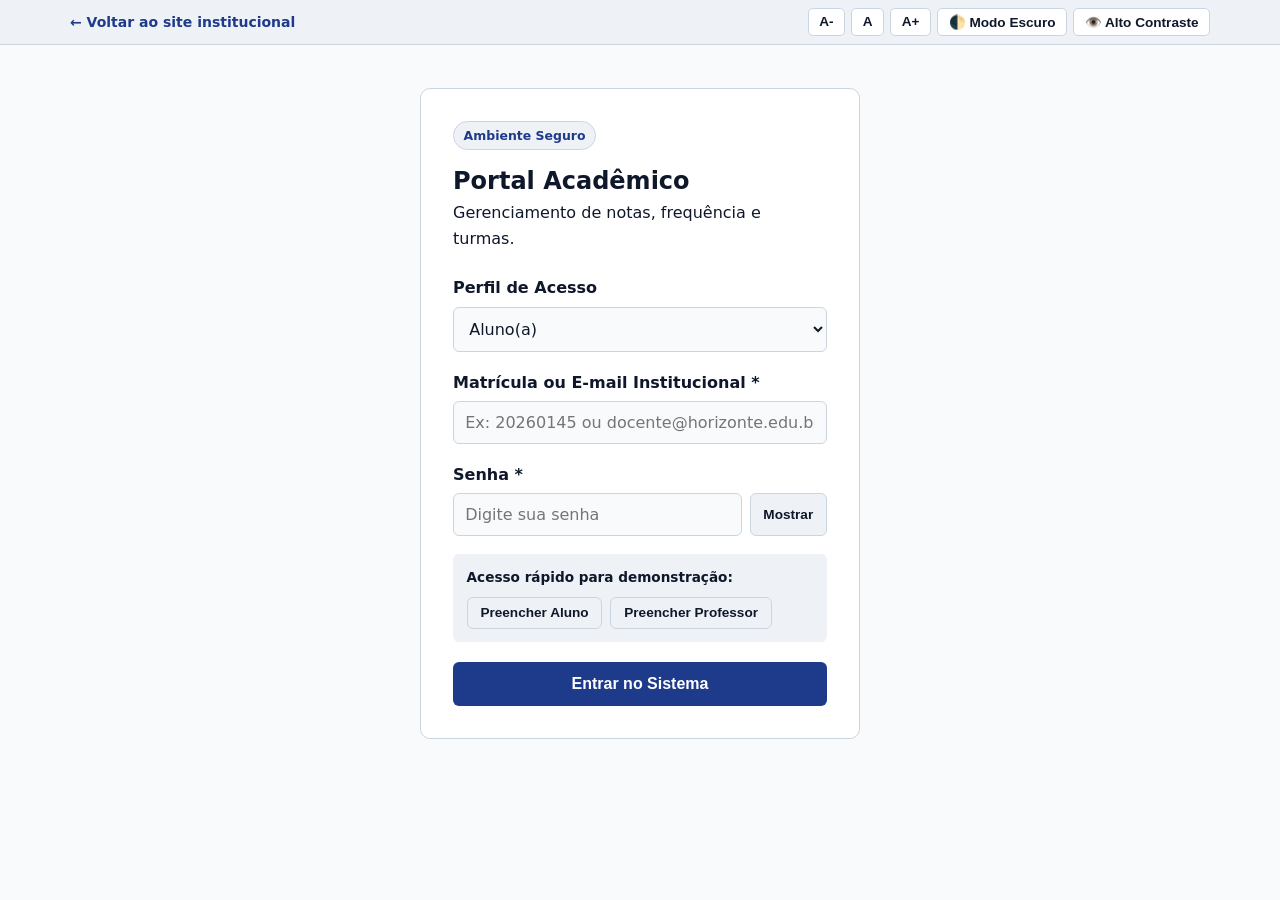
<file: login.html>
<!DOCTYPE html>
<html lang="pt-BR" data-theme="light">
<head>
  <meta charset="UTF-8">
  <meta name="viewport" content="width=device-width, initial-scale=1.0">
  <title>Login — Portal Acadêmico Colégio Horizonte</title>
  <link rel="stylesheet" href="style.css">
</head>
<body class="login-page">

  <div class="a11y-bar" role="region" aria-label="Ferramentas de acessibilidade">
    <div class="container a11y-controls">
      <a href="index.html" class="back-link">&larr; Voltar ao site institucional</a>
      <div class="a11y-buttons">
        <button type="button" id="btn-font-dec" aria-label="Diminuir fonte">A-</button>
        <button type="button" id="btn-font-reset" aria-label="Fonte padrão">A</button>
        <button type="button" id="btn-font-inc" aria-label="Aumentar fonte">A+</button>
        <button type="button" id="btn-theme-toggle" aria-label="Alternar tema">🌓 Modo Escuro</button>
        <button type="button" id="btn-contrast-toggle" aria-label="Alternar alto contraste">👁️ Alto Contraste</button>
      </div>
    </div>
  </div>

  <main class="login-wrapper">
    <section class="login-card" aria-labelledby="login-heading">
      <div class="login-header">
        <span class="badge">Ambiente Seguro</span>
        <h1 id="login-heading">Portal Acadêmico</h1>
        <p>Gerenciamento de notas, frequência e turmas.</p>
      </div>

      <form id="login-form" novalidate>
        <div class="form-group">
          <label for="perfil">Perfil de Acesso</label>
          <select id="perfil" name="perfil">
            <option value="aluno">Aluno(a)</option>
            <option value="professor">Professor(a)</option>
          </select>
        </div>

        <div class="form-group">
          <label for="matricula">Matrícula ou E-mail Institucional *</label>
          <input type="text" id="matricula" required placeholder="Ex: 20260145 ou docente@horizonte.edu.br">
        </div>

        <div class="form-group">
          <label for="senha">Senha *</label>
          <div class="password-wrapper">
            <input type="password" id="senha" required placeholder="Digite sua senha">
            <button type="button" id="toggle-password" class="btn-eye" aria-label="Mostrar ou ocultar senha">
              Mostrar
            </button>
          </div>
        </div>

        <div class="demo-credentials">
          <p><strong>Acesso rápido para demonstração:</strong></p>
          <div class="demo-btns">
            <button type="button" id="fill-aluno" class="btn-outline-sm">Preencher Aluno</button>
            <button type="button" id="fill-prof" class="btn-outline-sm">Preencher Professor</button>
          </div>
        </div>

        <button type="submit" class="btn-primary full-width">Entrar no Sistema</button>
        <div id="login-feedback" class="feedback-banner hidden" role="alert"></div>
      </form>
    </section>
  </main>

  <script src="script.js"></script>
</body>
</html>
</file>
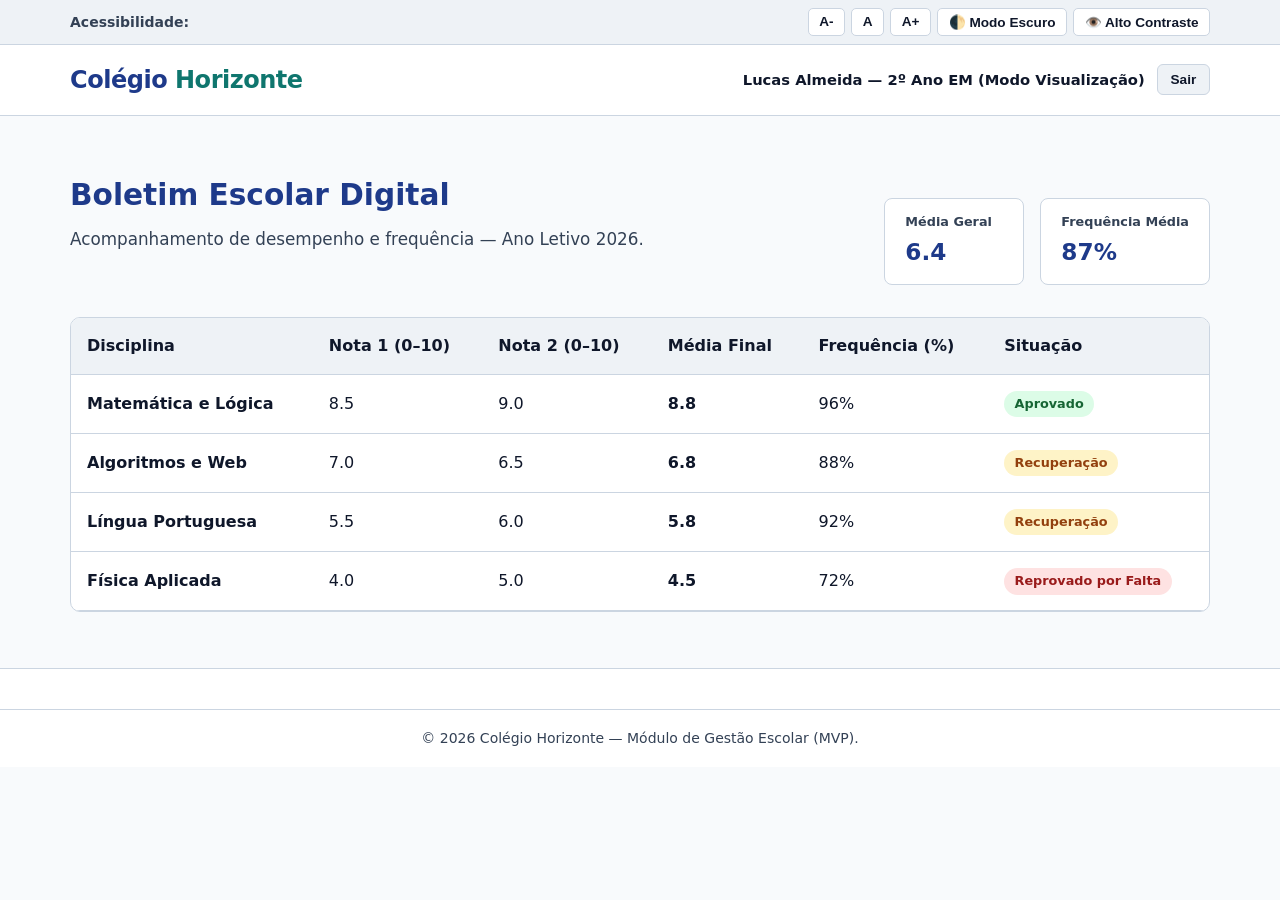
<file: portal.html>
<!DOCTYPE html>
<html lang="pt-BR" data-theme="light">
<head>
  <meta charset="UTF-8">
  <meta name="viewport" content="width=device-width, initial-scale=1.0">
  <title>Painel Acadêmico — Colégio Horizonte</title>
  <link rel="stylesheet" href="style.css">
</head>
<body>

  <!-- Barra de Acessibilidade -->
  <div class="a11y-bar" role="region" aria-label="Ferramentas de acessibilidade">
    <div class="container a11y-controls">
      <span class="a11y-label">Acessibilidade:</span>
      <div class="a11y-buttons">
        <button type="button" id="btn-font-dec" aria-label="Diminuir fonte">A-</button>
        <button type="button" id="btn-font-reset" aria-label="Fonte padrão">A</button>
        <button type="button" id="btn-font-inc" aria-label="Aumentar fonte">A+</button>
        <button type="button" id="btn-theme-toggle" aria-label="Alternar tema">🌓 Modo Escuro</button>
        <button type="button" id="btn-contrast-toggle" aria-label="Alternar alto contraste">👁️ Alto Contraste</button>
      </div>
    </div>
  </div>

  <!-- Cabeçalho do Sistema -->
  <header class="main-header">
    <div class="container header-content">
      <a href="index.html" class="logo">Colégio <span>Horizonte</span></a>
      <div class="user-session">
        <span id="user-greeting" class="user-badge">Carregando sessão...</span>
        <button type="button" id="btn-logout" class="btn-outline-sm">Sair</button>
      </div>
    </div>
  </header>

  <main class="section-padding">
    <div class="container">
      <div class="dashboard-header">
        <div>
          <h1 class="section-title" id="dashboard-title">Painel Acadêmico</h1>
          <p class="section-subtitle" id="dashboard-desc">Acompanhamento de desempenho e frequência — Ano Letivo 2026.</p>
        </div>
        <div class="kpi-row">
          <div class="kpi-card">
            <span class="kpi-label">Média Geral</span>
            <strong class="kpi-value" id="kpi-media">--</strong>
          </div>
          <div class="kpi-card">
            <span class="kpi-label">Frequência Média</span>
            <strong class="kpi-value" id="kpi-freq">--</strong>
          </div>
        </div>
      </div>

      <!-- Tabela Responsiva de Notas e Frequência -->
      <div class="table-container" role="region" aria-label="Tabela de notas e frequência" tabindex="0">
        <table class="academic-table">
          <thead>
            <tr>
              <th scope="col" id="col-entity">Disciplina / Estudante</th>
              <th scope="col">Nota 1 (0–10)</th>
              <th scope="col">Nota 2 (0–10)</th>
              <th scope="col">Média Final</th>
              <th scope="col">Frequência (%)</th>
              <th scope="col">Situação</th>
            </tr>
          </thead>
          <tbody id="grades-tbody">
            <!-- Preenchido dinamicamente via script.js conforme o perfil -->
          </tbody>
        </table>
      </div>

      <div id="prof-actions" class="prof-actions hidden">
        <button type="button" id="btn-save-grades" class="btn-primary">Salvar Alterações no Diário</button>
        <span id="save-status" class="feedback-inline" aria-live="polite"></span>
      </div>
    </div>
  </main>

  <footer class="main-footer">
    <div class="footer-bottom">
      <p>&copy; 2026 Colégio Horizonte — Módulo de Gestão Escolar (MVP).</p>
    </div>
  </footer>

  <script src="script.js"></script>
</body>
</html>
</file>
<file: style.css>
:root {
  --font-scale: 16px;
  --bg-page: #F8FAFC;
  --bg-alt: #EEF2F6;
  --bg-surface: #FFFFFF;
  --text-main: #0F172A;      
  --text-muted: #334155;    
  --primary: #1E3A8A;      
  --primary-hover: #172554;
  --primary-text: #FFFFFF;   
  --accent: #0F766E;        
  --border-color: #CBD5E1;
  --focus-ring: #2563EB;
  --success-bg: #DCFCE7;
  --success-text: #166534;
  --warn-bg: #FEF3C7;
  --warn-text: #92400E;
  --danger-bg: #FEE2E2;
  --danger-text: #991B1B;
}

[data-theme="dark"] {
  --bg-page: #0F172A;
  --bg-alt: #1E293B;
  --bg-surface: #1E293B;
  --text-main: #F1F5F9;    
  --text-muted: #CBD5E1;   
  --primary: #60A5FA;
  --primary-hover: #93C5FD;
  --primary-text: #0F172A;   
  --accent: #2DD4BF;
  --border-color: #334155;
  --focus-ring: #93C5FD;
  --success-bg: #064E3B;
  --success-text: #A7F3D0;
  --warn-bg: #451A03;
  --warn-text: #FDE68A;
  --danger-bg: #450A0A;
  --danger-text: #FECACA;
}

[data-theme="high-contrast"] {
  --bg-page: #000000;
  --bg-alt: #000000;
  --bg-surface: #000000;
  --text-main: #FFFFFF;      
  --text-muted: #FFFF00;    
  --primary: #FFFF00;
  --primary-hover: #FFD700;
  --primary-text: #000000;
  --accent: #00FFFF;
  --border-color: #FFFFFF;
  --focus-ring: #00FFFF;
  --success-bg: #000000;
  --success-text: #00FF00;
  --warn-bg: #000000;
  --warn-text: #FFFF00;
  --danger-bg: #000000;
  --danger-text: #FF6B6B;
}

* {
  box-sizing: border-box;
  margin: 0;
  padding: 0;
}

html {
  font-size: var(--font-scale);
  scroll-behavior: smooth;
}

body {
  font-family: system-ui, -apple-system, 'Segoe UI', Roboto, Helvetica, Arial, sans-serif;
  background-color: var(--bg-page);
  color: var(--text-main);
  line-height: 1.6;
  transition: background-color 0.2s ease, color 0.2s ease;
}

:focus-visible {
  outline: 3px solid var(--focus-ring);
  outline-offset: 2px;
}

.container {
  width: 92%;
  max-width: 1140px;
  margin: 0 auto;
}

.sr-only {
  position: absolute;
  width: 1px;
  height: 1px;
  overflow: hidden;
  clip: rect(0, 0, 0, 0);
  white-space: nowrap;
}

.hidden {
  display: none !important;
}

.skip-link {
  position: absolute;
  top: -100px;
  left: 10px;
  background: var(--primary);
  color: var(--primary-text);
  padding: 0.75rem 1rem;
  font-weight: 700;
  z-index: 1000;
  border-radius: 4px;
  text-decoration: none;
}

.skip-link:focus {
  top: 10px;
}

.a11y-bar {
  background-color: var(--bg-alt);
  border-bottom: 1px solid var(--border-color);
  padding: 0.5rem 0;
  font-size: 0.875rem;
}

.a11y-controls {
  display: flex;
  justify-content: space-between;
  align-items: center;
  flex-wrap: wrap;
  gap: 0.5rem;
}

.a11y-label {
  font-weight: 700;
  color: var(--text-muted);
}

.a11y-buttons {
  display: flex;
  flex-wrap: wrap;
  gap: 0.4rem;
}

.a11y-buttons button {
  background-color: var(--bg-surface);
  color: var(--text-main);
  border: 1px solid var(--border-color);
  padding: 0.3rem 0.65rem;
  border-radius: 5px;
  cursor: pointer;
  font-weight: 600;
  font-size: 0.85rem;
}

.a11y-buttons button:hover {
  border-color: var(--primary);
}

.main-header {
  background-color: var(--bg-surface);
  border-bottom: 1px solid var(--border-color);
  padding: 1rem 0;
  position: sticky;
  top: 0;
  z-index: 100;
}

.header-content {
  display: flex;
  justify-content: space-between;
  align-items: center;
  gap: 1rem;
}

.logo {
  font-size: 1.5rem;
  font-weight: 800;
  color: var(--primary);
  text-decoration: none;
  letter-spacing: -0.02em;
}

.logo span {
  color: var(--accent);
}

.menu-toggle {
  display: none;
  background: var(--bg-alt);
  color: var(--text-main);
  border: 1px solid var(--border-color);
  padding: 0.5rem 0.85rem;
  border-radius: 6px;
  font-weight: 700;
  cursor: pointer;
}

.nav-list {
  list-style: none;
  display: flex;
  align-items: center;
  gap: 1.25rem;
}

.nav-list a {
  text-decoration: none;
  color: var(--text-main);
  font-weight: 600;
  padding: 0.35rem 0.5rem;
  border-radius: 4px;
}

.nav-list a:hover {
  color: var(--primary);
}

.nav-list .btn-login {
  background-color: var(--primary);
  color: var(--primary-text);
  padding: 0.55rem 1.1rem;
  border-radius: 6px;
}

.nav-list .btn-login:hover {
  background-color: var(--primary-hover);
  color: var(--primary-text);
}

.carousel-section {
  padding-top: 1.5rem;
}

.carousel-container {
  position: relative;
  overflow: hidden;
  border-radius: 12px;
  border: 1px solid var(--border-color);
  background-color: var(--bg-alt);
}

.carousel-slide {
  display: none;
  position: relative;
}

.carousel-slide.active {
  display: block;
}

.carousel-slide img {
  width: 100%;
  height: 400px;
  object-fit: cover;
  display: block;
}

.carousel-caption {
  position: absolute;
  bottom: 48px;
  left: 0;
  right: 0;
  background: linear-gradient(transparent, rgba(15, 23, 42, 0.92));
  color: #FFFFFF;
  padding: 2rem 1.5rem 1rem;
}

.carousel-caption h2 {
  font-size: 1.65rem;
  margin-bottom: 0.25rem;
}

.carousel-btn {
  position: absolute;
  top: 45%;
  transform: translateY(-50%);
  background: rgba(15, 23, 42, 0.8);
  color: #FFFFFF;
  border: 1px solid rgba(255, 255, 255, 0.3);
  padding: 0.75rem 1rem;
  cursor: pointer;
  font-size: 1.2rem;
  border-radius: 6px;
}

.carousel-btn.prev { left: 12px; }
.carousel-btn.next { right: 12px; }

.carousel-controls-bar {
  display: flex;
  justify-content: space-between;
  align-items: center;
  background-color: var(--bg-surface);
  padding: 0.6rem 1.25rem;
  border-top: 1px solid var(--border-color);
}

.carousel-dots {
  display: flex;
  gap: 0.5rem;
}

.dot {
  width: 14px;
  height: 14px;
  border-radius: 50%;
  border: 2px solid var(--primary);
  background: transparent;
  cursor: pointer;
}

.dot.active {
  background: var(--primary);
}

.carousel-pause-btn {
  background: var(--bg-alt);
  color: var(--text-main);
  border: 1px solid var(--border-color);
  padding: 0.3rem 0.75rem;
  border-radius: 5px;
  font-size: 0.85rem;
  font-weight: 600;
  cursor: pointer;
}

/* Seções e Cartões */
.section-padding {
  padding: 3.5rem 0;
}

.alt-bg {
  background-color: var(--bg-alt);
}

.section-title {
  font-size: 1.85rem;
  color: var(--primary);
  margin-bottom: 0.4rem;
}

.section-subtitle {
  color: var(--text-muted);
  margin-bottom: 2rem;
  font-size: 1.05rem;
}

.cards-grid {
  display: grid;
  grid-template-columns: repeat(auto-fit, minmax(290px, 1fr));
  gap: 1.5rem;
}

.cards-grid.four-cols {
  grid-template-columns: repeat(auto-fit, minmax(230px, 1fr));
}

.card, .info-card, .feature-card {
  background-color: var(--bg-surface);
  border: 1px solid var(--border-color);
  border-radius: 10px;
  padding: 1.65rem;
  transition: transform 0.2s ease, border-color 0.2s ease;
}

.card:hover, .info-card:hover {
  transform: translateY(-3px);
  border-color: var(--primary);
}

.card-tag, .badge {
  display: inline-block;
  background-color: var(--bg-alt);
  color: var(--primary);
  border: 1px solid var(--border-color);
  padding: 0.2rem 0.6rem;
  border-radius: 999px;
  font-size: 0.78rem;
  font-weight: 700;
  margin-bottom: 0.75rem;
}

.card h3, .info-card h3, .feature-card h3 {
  margin-bottom: 0.65rem;
  font-size: 1.25rem;
}

.card-list {
  margin-top: 1rem;
  padding-left: 1.25rem;
  color: var(--text-muted);
  font-size: 0.92rem;
}

.feature-icon {
  font-size: 2rem;
  margin-bottom: 0.75rem;
}

.muted {
  color: var(--text-muted);
  margin-top: 0.5rem;
  font-size: 0.92rem;
}

.tabs-header {
  display: flex;
  gap: 0.6rem;
  margin-bottom: 1.25rem;
  flex-wrap: wrap;
}

.tab-btn {
  padding: 0.65rem 1.25rem;
  border: 1px solid var(--border-color);
  background-color: var(--bg-surface);
  color: var(--text-main);
  border-radius: 6px;
  cursor: pointer;
  font-weight: 700;
  font-size: 0.95rem;
}

.tab-btn.active {
  background-color: var(--primary);
  color: var(--primary-text);
  border-color: var(--primary);
}

.search-box input {
  width: 100%;
  padding: 0.85rem 1rem;
  margin-bottom: 1.75rem;
  border: 1px solid var(--border-color);
  border-radius: 8px;
  background-color: var(--bg-surface);
  color: var(--text-main);
  font-size: 1rem;
}

.tab-panel {
  display: none;
}

.tab-panel.active {
  display: block;
}

.empty-state {
  text-align: center;
  padding: 2rem;
  border: 1px dashed var(--border-color);
  border-radius: 8px;
  color: var(--text-muted);
  font-weight: 600;
}

.contact-layout {
  display: grid;
  grid-template-columns: 1fr 1.2fr;
  gap: 2.5rem;
  align-items: start;
}

.info-list p {
  margin-bottom: 0.75rem;
}

.contact-form, .login-card {
  background-color: var(--bg-surface);
  border: 1px solid var(--border-color);
  padding: 2rem;
  border-radius: 10px;
}

.form-row {
  display: grid;
  grid-template-columns: 1fr 1fr;
  gap: 1rem;
}

.form-group {
  margin-bottom: 1.1rem;
}

.form-group label {
  display: block;
  font-weight: 600;
  margin-bottom: 0.35rem;
}

.form-group input,
.form-group select,
.form-group textarea {
  width: 100%;
  padding: 0.7rem;
  border: 1px solid var(--border-color);
  border-radius: 6px;
  background-color: var(--bg-page);
  color: var(--text-main);
  font-size: 1rem;
  font-family: inherit;
}

.form-group input[aria-invalid="true"],
.form-group textarea[aria-invalid="true"] {
  border-color: #DC2626;
}

.checkbox-group {
  display: flex;
  align-items: flex-start;
  gap: 0.6rem;
  margin-bottom: 0.35rem;
}

.checkbox-group input {
  width: auto;
  margin-top: 0.3rem;
}

.checkbox-group label {
  font-weight: 400;
  font-size: 0.9rem;
}

.error-text {
  display: block;
  color: var(--danger-text);
  font-size: 0.82rem;
  font-weight: 600;
  min-height: 1.1rem;
}

.btn-primary {
  background-color: var(--primary);
  color: var(--primary-text);
  border: none;
  padding: 0.8rem 1.5rem;
  border-radius: 6px;
  font-weight: 700;
  cursor: pointer;
  font-size: 1rem;
}

.btn-primary:hover {
  background-color: var(--primary-hover);
}

.full-width {
  width: 100%;
}

.feedback-banner {
  margin-top: 1rem;
  padding: 0.85rem 1rem;
  border-radius: 6px;
  font-weight: 600;
  background-color: var(--success-bg);
  color: var(--success-text);
  border: 1px solid var(--border-color);
}

.feedback-banner.error {
  background-color: var(--danger-bg);
  color: var(--danger-text);
}

.login-wrapper {
  display: flex;
  justify-content: center;
  align-items: center;
  min-height: 82vh;
  padding: 1.5rem;
}

.login-card {
  width: 100%;
  max-width: 440px;
}

.login-header {
  margin-bottom: 1.5rem;
}

.back-link {
  color: var(--primary);
  text-decoration: none;
  font-weight: 700;
}

.password-wrapper {
  display: flex;
  gap: 0.5rem;
}

.btn-eye, .btn-outline-sm {
  background: var(--bg-alt);
  color: var(--text-main);
  border: 1px solid var(--border-color);
  padding: 0.45rem 0.8rem;
  border-radius: 6px;
  font-weight: 600;
  cursor: pointer;
  font-size: 0.85rem;
}

.demo-credentials {
  background: var(--bg-alt);
  padding: 0.85rem;
  border-radius: 6px;
  margin-bottom: 1.25rem;
  font-size: 0.85rem;
}

.demo-btns {
  display: flex;
  gap: 0.5rem;
  margin-top: 0.5rem;
}

.user-session {
  display: flex;
  align-items: center;
  gap: 0.75rem;
}

.user-badge {
  font-weight: 700;
  font-size: 0.92rem;
}

.dashboard-header {
  display: flex;
  justify-content: space-between;
  align-items: flex-end;
  flex-wrap: wrap;
  gap: 1.5rem;
  margin-bottom: 2rem;
}

.kpi-row {
  display: flex;
  gap: 1rem;
}

.kpi-card {
  background: var(--bg-surface);
  border: 1px solid var(--border-color);
  padding: 0.85rem 1.25rem;
  border-radius: 8px;
  min-width: 140px;
}

.kpi-label {
  display: block;
  font-size: 0.8rem;
  color: var(--text-muted);
  font-weight: 600;
}

.kpi-value {
  font-size: 1.45rem;
  color: var(--primary);
}

.table-container {
  overflow-x: auto;
  background: var(--bg-surface);
  border: 1px solid var(--border-color);
  border-radius: 10px;
}

.academic-table {
  width: 100%;
  border-collapse: collapse;
  text-align: left;
}

.academic-table th,
.academic-table td {
  padding: 0.95rem 1rem;
  border-bottom: 1px solid var(--border-color);
}

.academic-table th {
  background-color: var(--bg-alt);
  font-weight: 700;
}

.grade-input {
  width: 72px;
  padding: 0.35rem;
  border: 1px solid var(--border-color);
  border-radius: 4px;
  background: var(--bg-page);
  color: var(--text-main);
  font-weight: 600;
}

.status-pill {
  display: inline-block;
  padding: 0.2rem 0.65rem;
  border-radius: 999px;
  font-size: 0.8rem;
  font-weight: 700;
}

.status-aprovado {
  background: var(--success-bg);
  color: var(--success-text);
}

.status-recuperacao {
  background: var(--warn-bg);
  color: var(--warn-text);
}

.status-reprovado {
  background: var(--danger-bg);
  color: var(--danger-text);
}

.prof-actions {
  margin-top: 1.5rem;
  display: flex;
  align-items: center;
  gap: 1rem;
}

.feedback-inline {
  font-weight: 700;
  color: var(--accent);
}

/* Rodapé */
.main-footer {
  background-color: var(--bg-surface);
  border-top: 1px solid var(--border-color);
  padding-top: 2.5rem;
}

.footer-grid {
  display: grid;
  grid-template-columns: repeat(auto-fit, minmax(220px, 1fr));
  gap: 2rem;
  padding-bottom: 2rem;
}

.footer-grid h3, .footer-grid h4 {
  margin-bottom: 0.75rem;
  color: var(--primary);
}

.footer-grid ul {
  list-style: none;
}

.footer-grid li {
  margin-bottom: 0.4rem;
}

.footer-grid a {
  color: var(--text-main);
  text-decoration: none;
}

.footer-grid a:hover {
  text-decoration: underline;
  color: var(--primary);
}

.footer-bottom {
  text-align: center;
  padding: 1.1rem;
  border-top: 1px solid var(--border-color);
  font-size: 0.875rem;
  color: var(--text-muted);
}

/* Responsividade (Tablets e Smartphones) */
@media (max-width: 820px) {
  .contact-layout {
    grid-template-columns: 1fr;
  }

  .menu-toggle {
    display: block;
  }

  .main-nav {
    display: none;
    width: 100%;
    padding-top: 1rem;
    border-top: 1px solid var(--border-color);
  }

  .main-nav.open {
    display: block;
  }

  .header-content {
    flex-wrap: wrap;
  }

  .nav-list {
    flex-direction: column;
    align-items: flex-start;
    gap: 0.75rem;
  }
}

@media (max-width: 540px) {
  .form-row {
    grid-template-columns: 1fr;
  }

  .carousel-slide img {
    height: 270px;
  }

  .carousel-caption h2 {
    font-size: 1.25rem;
  }
}
</file>
